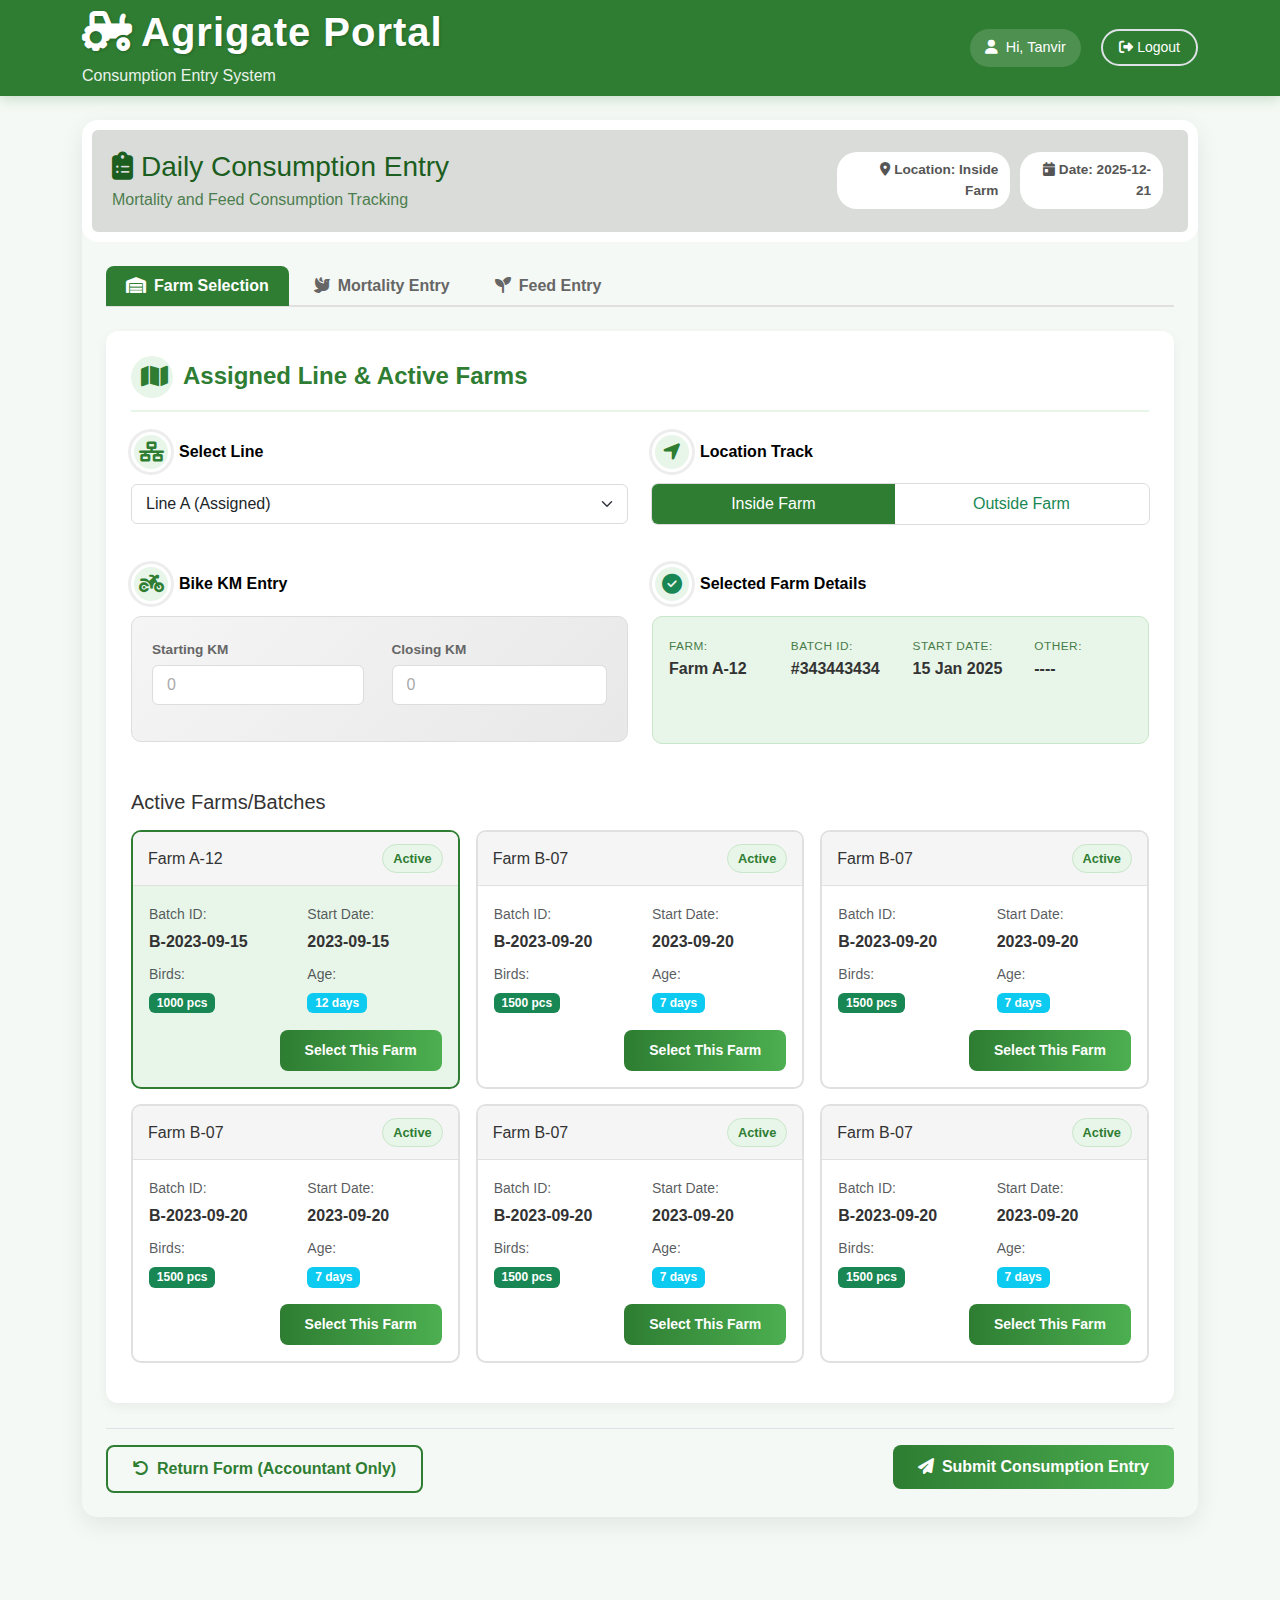
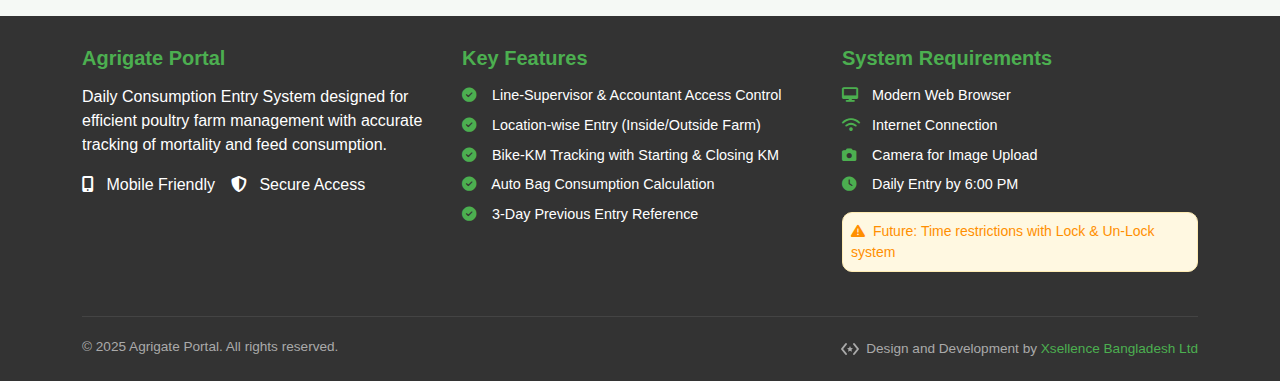
<file: index.html>
<!DOCTYPE html>
<html lang="en">

    <head>
        <meta charset="UTF-8">
        <meta name="viewport" content="width=device-width, initial-scale=1.0">
        <title>Agrigate Portal - Consumption Entry</title>

        <!-- Bootstrap CSS -->
        <link href="https://cdn.jsdelivr.net/npm/bootstrap@5.3.3/dist/css/bootstrap.min.css" rel="stylesheet">
        <!-- Font Awesome -->
        <link rel="stylesheet" href="https://cdnjs.cloudflare.com/ajax/libs/font-awesome/6.4.0/css/all.min.css">
        <link rel="stylesheet" href="/static/src/css/style.css">

    </head>

    <body>

        <!--==============================||  Header Here  ||============================-->
        <header class="portal-header">
            <div class="container">
                <div class="row align-items-center">
                    <div class="col-md-6">
                        <h1 class="portal-title mb-0"><i class="fas fa-tractor me-2"></i>Agrigate Portal</h1>
                        <p class="mb-0 mt-1 mt-md-2 head-subtitle">Consumption Entry System</p>
                    </div>
                    <div class="col-md-6 text-md-end mt-3 mt-md-0">
                        <div class="user-info d-inline-block me-3 fw-medium">
                            <i class="fas fa-user me-1"></i> Hi, <span class="fw-normal">Tanvir</span>
                        </div>
                        <a href="#logout" class="btn btn-sm border logout-btn border-2 text-white fw-medium">
                            <i class="fas fa-sign-out-alt me-1"></i>Logout
                        </a>
                    </div>
                </div>
            </div>
        </header>




        <!--==============================||  Main Content Here  ||============================-->
        <main class="py-4 pb-0 pb-md-4">
            <div class="container">

                <!-- Main Dashboard Card -->
                <div class="main-card">
                    <div class="portal-card-header">
                        <div class="row align-items-center">
                            <div class="col-md-8">
                                <h3 class="mb-0"><i class="fas fa-clipboard-list me-2"></i>Daily Consumption Entry
                                </h3>
                                <p class="mb-0 opacity-75 mt-1">Mortality and Feed Consumption Tracking</p>
                            </div>

                            <div class="col-md-4 text-md-end mt-3 d-flex mt-md-0">
                                <span class="status-badge badge-active">
                                    <i class="fas fa-map-marker-alt me-1"></i>Location: Inside Farm
                                </span>
                                <span class="status-badge badge-active">
                                    <i class="fas fa-calendar-day me-1"></i>Date: 2025-12-21
                                </span>
                            </div>
                        </div>
                    </div>

                    <div class="card-body p-1 p-md-4 mt-3 mt-md-0">
                        <!--=========== Tabs for Navigation ============-->
                        <ul class="nav nav-tabs mb-4" id="portalTabs" role="tablist">
                            <li class="nav-item" role="presentation">
                                <button class="nav-link active" id="farm-tab" data-bs-toggle="tab"
                                    data-bs-target="#farm" type="button" role="tab">
                                    <i class="fas fa-warehouse me-2"></i>Farm Selection
                                </button>
                            </li>
                            <li class="nav-item" role="presentation">
                                <button class="nav-link" id="mortality-tab" data-bs-toggle="tab"
                                    data-bs-target="#mortality" type="button" role="tab">
                                    <i class="fas fa-dove me-2"></i>Mortality Entry
                                </button>
                            </li>
                            <li class="nav-item" role="presentation">
                                <button class="nav-link" id="feed-tab" data-bs-toggle="tab" data-bs-target="#feed"
                                    type="button" role="tab">
                                    <i class="fas fa-seedling me-2"></i>Feed Entry
                                </button>
                            </li>
                        </ul>

                        <!--=======================   Tab Contents Here   ====================-->
                        <div class="tab-content" id="portalTabsContent">


                            <!--=========================  Farm Selection Tab Content  ======================-->
                            <div class="tab-pane fade show active" id="farm" role="tabpanel">
                                <div class="form-section">
                                    <h4 class="section-title">
                                        <i class="fas fa-map"></i>Assigned Line & Active Farms
                                    </h4>


                                    <!--=======  For Message/ alert if need  ======-->
                                    <!-- <div class="alert alert-agri">
                                        <div class="row align-items-center">
                                            <div class="col-md-9">
                                                <h6 class="mb-1"><i class="fas fa-info-circle me-2"></i>Line
                                                    Information</h6>
                                                <p class="mb-0">Showing only assigned Line by default. Select any
                                                    active farm for consumption entry.</p>
                                            </div>
                                            <div class="col-md-3 text-end">
                                                <span class="status-badge badge-success">Line A (Assigned)</span>
                                            </div>
                                        </div>
                                    </div> -->

                                    <div class="row mb-4">
                                        <div class="col-md-6">
                                            <div class="mb-3">
                                                <label for="lineSelect"
                                                    class="form-label required d-flex align-items-center gap-2">
                                                    <div class="icon"> <i class="fas fa-network-wired "></i>
                                                    </div>
                                                    Select Line
                                                </label>
                                                <select class="form-select" id="lineSelect">
                                                    <option value="line_a" selected>Line A (Assigned)</option>
                                                    <option value="line_b">Line B</option>
                                                    <option value="line_c">Line C</option>
                                                    <option value="line_c">Line D</option>
                                                </select>
                                            </div>
                                        </div>


                                        <!--=========== Location Track Inside Outside Button ==========-->
                                        <div class="col-md-6">
                                            <div class="mb-3">
                                                <div class="d-flex">
                                                    <label
                                                        class="form-label d-flex  align-items-center justify-content-center  gap-2">
                                                        <div class="icon d-flex align-center"><i
                                                                class="fas fa-location-arrow"></i>


                                                        </div>
                                                        <span> Location Track</span>
                                                    </label>
                                                </div>
                                                <div class="btn-group inside-outside-btns w-100" role="group">
                                                    <input type="radio" class="btn-check" name="locationType"
                                                        id="insideFarm" autocomplete="off" checked>
                                                    <label class="btn btn-outline-success fw-medium"
                                                        for="insideFarm">Inside
                                                        Farm</label>

                                                    <input type="radio" class="btn-check" name="locationType"
                                                        id="outsideFarm" autocomplete="off">
                                                    <label class="btn btn-outline-success fw-medium"
                                                        for="outsideFarm">Outside
                                                        Farm</label>
                                                </div>
                                                <div class="form-text d-none">Location tracked automatically when logged
                                                    in
                                                </div>
                                            </div>
                                        </div>
                                    </div>

                                    <div class="row  align-items-end pb-5 gap-md-0 gap-4"
                                        style="align-items: stretch !important;">

                                        <!--==========  Bike Entry Here  ==========-->
                                        <div class=" col-md-6">
                                            <div class="">
                                                <div class="d-flex">
                                                    <label
                                                        class="form-label d-flex  align-items-center justify-content-center  gap-2">
                                                        <div class="icon d-flex align-center">
                                                            <i class="fas fa-motorcycle"></i>

                                                        </div>
                                                        <span> Bike KM Entry</span>
                                                    </label>
                                                </div>

                                                <div class="km-input-group">
                                                    <div class="row">
                                                        <div class="col-6 mb-md-3 pe-0 pe-md-3  mb-1">
                                                            <label class="km-label">Starting KM</label>
                                                            <input type="number" class="form-control" placeholder="0"
                                                                min="0">
                                                        </div>
                                                        <div class="col-6 mb-md-3 mb-1">
                                                            <label class="km-label">Closing KM</label>
                                                            <input type="number" class="form-control" placeholder="0"
                                                                min="0">
                                                        </div>
                                                    </div>
                                                    <div class="form-text d-none">Enter bike kilometers for travel
                                                        tracking
                                                    </div>
                                                </div>
                                            </div>
                                        </div>


                                        <!--==========  selected farm details  ==========-->
                                        <div class="col-md-6">
                                            <div
                                                class="form-label d-flex  align-items-center justify-content-start  gap-2">
                                                <div class="icon d-flex align-center">
                                                    <i class="fas fa-circle-check text-success"></i>

                                                </div> Selected Farm Details
                                            </div>

                                            <div class="info-box mt-2">
                                                <div class="row ">
                                                    <div class="col-6 col-md-3 pb-2 pb-md-0">
                                                        <div class="">
                                                            <span class="info-label">Farm:</span>
                                                        </div>
                                                        <div class="">
                                                            <span class="info-value">Farm A-12</span>
                                                        </div>
                                                    </div>

                                                    <div class="col-6 col-md-3 pb-2 pb-md-0">
                                                        <div class="">
                                                            <span class="info-label">Batch ID:</span>
                                                        </div>
                                                        <div class="">
                                                            <span class="info-value">#343443434</span>
                                                        </div>
                                                    </div>

                                                    <div class="col-6 col-md-3 ">
                                                        <div class="">
                                                            <span class="info-label">Start Date:</span>
                                                        </div>
                                                        <div class="">
                                                            <span class="info-value">15 Jan 2025</span>
                                                        </div>
                                                    </div>

                                                    <div class="col-6 col-md-3">
                                                        <div class="">
                                                            <span class="info-label">Other:</span>
                                                        </div>
                                                        <div class="">
                                                            <span class="info-value">----</span>
                                                        </div>
                                                    </div>
                                                </div>

                                            </div>
                                        </div>
                                    </div>


                                    <!--==================  Active Farms Here  ================-->
                                    <h5 class="mb-3">Active Farms/Batches</h5>
                                    <div class="row  px-1">
                                        <!--========== Single Farm Card 1 =========-->
                                        <div class="col-md-4  col-6 px-2">
                                            <!-- active class when add then design change -->
                                            <div class="farm-card active">
                                                <div
                                                    class="farm-card-header d-flex justify-content-between align-items-center">
                                                    <h6 class="mb-0">Farm A-12</h6>
                                                    <span class="farm-status badge-success">Active</span>
                                                </div>
                                                <div class="card-body">
                                                    <div class="row">
                                                        <div class="col-md-6 ">
                                                            <p class="mb-0 mb-md-1"><small class="text-muted">Batch
                                                                    ID:</small></p>
                                                            <p class="mb-2"><strong>B-2023-09-15</strong></p>
                                                        </div>
                                                        <div class="col-md-6">
                                                            <p class="mb-0 mb-md-1"><small class="text-muted">Start
                                                                    Date:</small></p>
                                                            <p class="mb-2"><strong>2023-09-15</strong></p>
                                                        </div>
                                                    </div>
                                                    <div class="row">
                                                        <div class="col-6">
                                                            <p class="mb-0 mb-md-1"><small
                                                                    class="text-muted">Birds:</small>
                                                            </p>
                                                            <p class="mb-0"><span class="badge bg-success">1000
                                                                    pcs</span></p>
                                                        </div>
                                                        <div class="col-6">
                                                            <p class="mb-0 mb-md-1"><small
                                                                    class="text-muted">Age:</small>
                                                            </p>
                                                            <p class="mb-0"><span class="badge bg-info">12
                                                                    days</span></p>
                                                        </div>
                                                    </div>
                                                    <div class="text-end mt-3">
                                                        <button class="btn btn-sm btn-agri">Select This
                                                            Farm</button>
                                                    </div>
                                                </div>
                                            </div>
                                        </div>

                                        <!--========== Single Farm Card 1 =========-->
                                        <div class="col-md-4 col-6 px-2">
                                            <div class="farm-card">
                                                <div
                                                    class="farm-card-header d-flex justify-content-between align-items-center">
                                                    <h6 class="mb-0">Farm B-07</h6>
                                                    <span class="farm-status badge-success">Active</span>
                                                </div>
                                                <div class="card-body">
                                                    <div class="row">
                                                        <div class="col-md-6">
                                                            <p class="mb-0 mb-md-1"><small class="text-muted">Batch
                                                                    ID:</small></p>
                                                            <p class="mb-2"><strong>B-2023-09-20</strong></p>
                                                        </div>
                                                        <div class="col-md-6">
                                                            <p class="mb-0 mb-md-1"><small class="text-muted">Start
                                                                    Date:</small></p>
                                                            <p class="mb-2"><strong>2023-09-20</strong></p>
                                                        </div>
                                                    </div>
                                                    <div class="row">
                                                        <div class="col-6">
                                                            <p class="mb-0 mb-md-1"><small
                                                                    class="text-muted">Birds:</small>
                                                            </p>
                                                            <p class="mb-0"><span class="badge bg-success">1500
                                                                    pcs</span></p>
                                                        </div>
                                                        <div class="col-6">
                                                            <p class="mb-0 mb-md-1"><small
                                                                    class="text-muted">Age:</small>
                                                            </p>
                                                            <p class="mb-0"><span class="badge bg-info">7
                                                                    days</span></p>
                                                        </div>
                                                    </div>
                                                    <div class="text-end mt-3">
                                                        <button class="btn btn-sm btn-agri">Select This
                                                            Farm</button>
                                                    </div>
                                                </div>
                                            </div>
                                        </div>

                                        <!--========== Single Farm Card 1 =========-->
                                        <div class="col-md-4 col-6 px-2">
                                            <div class="farm-card">
                                                <div
                                                    class="farm-card-header d-flex justify-content-between align-items-center">
                                                    <h6 class="mb-0">Farm B-07</h6>
                                                    <span class="farm-status badge-success">Active</span>
                                                </div>
                                                <div class="card-body">
                                                    <div class="row">
                                                        <div class="col-md-6">
                                                            <p class="mb-0 mb-md-1"><small class="text-muted">Batch
                                                                    ID:</small></p>
                                                            <p class="mb-2"><strong>B-2023-09-20</strong></p>
                                                        </div>
                                                        <div class="col-md-6">
                                                            <p class="mb-0 mb-md-1"><small class="text-muted">Start
                                                                    Date:</small></p>
                                                            <p class="mb-2"><strong>2023-09-20</strong></p>
                                                        </div>
                                                    </div>
                                                    <div class="row">
                                                        <div class="col-6">
                                                            <p class="mb-0 mb-md-1"><small
                                                                    class="text-muted">Birds:</small>
                                                            </p>
                                                            <p class="mb-0"><span class="badge bg-success">1500
                                                                    pcs</span></p>
                                                        </div>
                                                        <div class="col-6">
                                                            <p class="mb-0 mb-md-1"><small
                                                                    class="text-muted">Age:</small>
                                                            </p>
                                                            <p class="mb-0"><span class="badge bg-info">7
                                                                    days</span></p>
                                                        </div>
                                                    </div>
                                                    <div class="text-end mt-3">
                                                        <button class="btn btn-sm btn-agri">Select This
                                                            Farm</button>
                                                    </div>
                                                </div>
                                            </div>
                                        </div>

                                        <!--========== Single Farm Card 1 =========-->
                                        <div class="col-md-4 col-6 px-2">
                                            <div class="farm-card">
                                                <div
                                                    class="farm-card-header d-flex justify-content-between align-items-center">
                                                    <h6 class="mb-0">Farm B-07</h6>
                                                    <span class="farm-status badge-success">Active</span>
                                                </div>
                                                <div class="card-body">
                                                    <div class="row">
                                                        <div class="col-md-6">
                                                            <p class="mb-0 mb-md-1"><small class="text-muted">Batch
                                                                    ID:</small></p>
                                                            <p class="mb-2"><strong>B-2023-09-20</strong></p>
                                                        </div>
                                                        <div class="col-md-6">
                                                            <p class="mb-0 mb-md-1"><small class="text-muted">Start
                                                                    Date:</small></p>
                                                            <p class="mb-2"><strong>2023-09-20</strong></p>
                                                        </div>
                                                    </div>
                                                    <div class="row">
                                                        <div class="col-6">
                                                            <p class="mb-0 mb-md-1"><small
                                                                    class="text-muted">Birds:</small>
                                                            </p>
                                                            <p class="mb-0"><span class="badge bg-success">1500
                                                                    pcs</span></p>
                                                        </div>
                                                        <div class="col-6">
                                                            <p class="mb-0 mb-md-1"><small
                                                                    class="text-muted">Age:</small>
                                                            </p>
                                                            <p class="mb-0"><span class="badge bg-info">7
                                                                    days</span></p>
                                                        </div>
                                                    </div>
                                                    <div class="text-end mt-3">
                                                        <button class="btn btn-sm btn-agri">Select This
                                                            Farm</button>
                                                    </div>
                                                </div>
                                            </div>
                                        </div>

                                        <!--========== Single Farm Card 1 =========-->
                                        <div class="col-md-4 col-6 px-2">
                                            <div class="farm-card">
                                                <div
                                                    class="farm-card-header d-flex justify-content-between align-items-center">
                                                    <h6 class="mb-0">Farm B-07</h6>
                                                    <span class="farm-status badge-success">Active</span>
                                                </div>
                                                <div class="card-body">
                                                    <div class="row">
                                                        <div class="col-md-6">
                                                            <p class="mb-0 mb-md-1"><small class="text-muted">Batch
                                                                    ID:</small></p>
                                                            <p class="mb-2"><strong>B-2023-09-20</strong></p>
                                                        </div>
                                                        <div class="col-md-6">
                                                            <p class="mb-0 mb-md-1"><small class="text-muted">Start
                                                                    Date:</small></p>
                                                            <p class="mb-2"><strong>2023-09-20</strong></p>
                                                        </div>
                                                    </div>
                                                    <div class="row">
                                                        <div class="col-6">
                                                            <p class="mb-0 mb-md-1"><small
                                                                    class="text-muted">Birds:</small>
                                                            </p>
                                                            <p class="mb-0"><span class="badge bg-success">1500
                                                                    pcs</span></p>
                                                        </div>
                                                        <div class="col-6">
                                                            <p class="mb-0 mb-md-1"><small
                                                                    class="text-muted">Age:</small>
                                                            </p>
                                                            <p class="mb-0"><span class="badge bg-info">7
                                                                    days</span></p>
                                                        </div>
                                                    </div>
                                                    <div class="text-end mt-3">
                                                        <button class="btn btn-sm btn-agri">Select This
                                                            Farm</button>
                                                    </div>
                                                </div>
                                            </div>
                                        </div>

                                        <!--========== Single Farm Card 1 =========-->
                                        <div class="col-md-4 col-6 px-2">
                                            <div class="farm-card">
                                                <div
                                                    class="farm-card-header d-flex justify-content-between align-items-center">
                                                    <h6 class="mb-0">Farm B-07</h6>
                                                    <span class="farm-status badge-success">Active</span>
                                                </div>
                                                <div class="card-body">
                                                    <div class="row">
                                                        <div class="col-md-6">
                                                            <p class="mb-0 mb-md-1"><small class="text-muted">Batch
                                                                    ID:</small></p>
                                                            <p class="mb-2"><strong>B-2023-09-20</strong></p>
                                                        </div>
                                                        <div class="col-md-6">
                                                            <p class="mb-0 mb-md-1"><small class="text-muted">Start
                                                                    Date:</small></p>
                                                            <p class="mb-2"><strong>2023-09-20</strong></p>
                                                        </div>
                                                    </div>
                                                    <div class="row">
                                                        <div class="col-6">
                                                            <p class="mb-0 mb-md-1"><small
                                                                    class="text-muted">Birds:</small>
                                                            </p>
                                                            <p class="mb-0"><span class="badge bg-success">1500
                                                                    pcs</span></p>
                                                        </div>
                                                        <div class="col-6">
                                                            <p class="mb-0 mb-md-1"><small
                                                                    class="text-muted">Age:</small>
                                                            </p>
                                                            <p class="mb-0"><span class="badge bg-info">7
                                                                    days</span></p>
                                                        </div>
                                                    </div>
                                                    <div class="text-end mt-3">
                                                        <button class="btn btn-sm btn-agri">Select This
                                                            Farm</button>
                                                    </div>
                                                </div>
                                            </div>
                                        </div>

                                    </div>
                                </div>
                            </div>





                            <!--============================  Mortality Entry  Tab Content  ===========================-->
                            <div class="tab-pane fade" id="mortality" role="tabpanel">
                                <div class="form-section">
                                    <h4 class="section-title">
                                        <i class="fas fa-dove"></i>Mortality Day-Consumption Entry
                                    </h4>

                                    <h5 class="mb-3 text-success">Current Stock Information</h5>

                                    <!--=======  Current Info Carts Here  =======-->
                                    <div class="row mb-4 current-info">
                                        <div class="col-md-3 col-6 px-2">
                                            <div class="info-box">
                                                <div class="info-label">Received Birds</div>
                                                <div class="info-value">1000 pcs</div>
                                            </div>
                                        </div>
                                        <div class="col-md-3 col-6 px-2">
                                            <div class="info-box">
                                                <div class="info-label">Birds Age</div>
                                                <div class="info-value">12 days</div>
                                            </div>
                                        </div>
                                        <div class="col-md-3 col-6 px-2 ">
                                            <div class="info-box">
                                                <div class="info-label">Mortality Stock</div>
                                                <div class="info-value">5 pcs</div>
                                            </div>
                                        </div>
                                        <div class="col-md-3 col-6  px-2">
                                            <div class="info-box">
                                                <div class="info-label">Current Stock</div>
                                                <div class="info-value">995 pcs</div>
                                            </div>
                                        </div>
                                    </div>

                                    <h5 class="mb-2 text-success">Mortality Entry (Input)</h5>
                                    <!--=========  input entry here ========= -->
                                    <div class="row">
                                        <div class="col-md-6">
                                            <div class="mb-3">
                                                <label for="mortalityEntry" class="form-label required">Mortality
                                                    Entry (pcs)</label>
                                                <input type="number" class="form-control" id="mortalityEntry" min="0"
                                                    max="50" value="0">
                                                <div class="form-text">Enter today's mortality count</div>
                                            </div>
                                            <div class="mb-3">
                                                <label for="mortalityReason" class="form-label required">Reason</label>
                                                <select class="form-select" id="mortalityReason">
                                                    <option value="" selected disabled>-- Select Reason --</option>
                                                    <option value="natural">Natural Death</option>
                                                    <option value="disease">Disease</option>
                                                    <option value="accident">Accident</option>
                                                    <option value="predator">Predator Attack</option>
                                                    <option value="other">Other</option>
                                                </select>
                                            </div>
                                        </div>

                                        <!-- image file here -->
                                        <div class="col-md-6">
                                            <div class="mb-3">
                                                <label class="form-label">Image Attachments</label>

                                                <!-- Hidden file input -->
                                                <input type="file" id="imageUpload" class="d-none"
                                                    accept="image/jpeg,image/jpg">

                                                <!-- Clickable upload area -->
                                                <label for="imageUpload" class="image-preview text-center w-100"
                                                    style="display: flex;flex-direction: column;">
                                                    <div class="upload-icon">
                                                        <i class="fas fa-cloud-upload-alt"></i>
                                                    </div>
                                                    <p class="mb-1 fw-medium">Click to upload image</p>
                                                    <div class="text-muted">JPG format, max 5MB</div>
                                                </label>
                                            </div>

                                        </div>
                                    </div>



                                    <h6 class="mt-4 mb-3 text-muted">Previous 3 Days Entries (Read Only)</h6>
                                    <!--==========  Previous 3 Days Tables  ========-->
                                    <div class="table-responsive">
                                        <table class="table data-table">
                                            <thead>
                                                <tr>
                                                    <th>Date</th>
                                                    <th>Mortality Count</th>
                                                    <th>Reason</th>
                                                    <th>Entry By</th>
                                                    <th>Images</th>
                                                </tr>
                                            </thead>
                                            <tbody>
                                                <tr>
                                                    <td>2023-10-04</td>
                                                    <td>3 pcs</td>
                                                    <td>Natural Death</td>
                                                    <td>John Doe</td>
                                                    <td><i class="fas fa-image text-muted"></i></td>
                                                </tr>
                                                <tr>
                                                    <td>2023-10-03</td>
                                                    <td>4 pcs</td>
                                                    <td>Disease</td>
                                                    <td>John Doe</td>
                                                    <td><i class="fas fa-image text-success"></i></td>
                                                </tr>
                                                <tr>
                                                    <td>2023-10-02</td>
                                                    <td>2 pcs</td>
                                                    <td>Accident </td>
                                                    <td>John Doe</td>
                                                    <td><i class="fas fa-image text-success"></i></td>
                                                </tr>
                                            </tbody>
                                        </table>
                                    </div>
                                </div>
                            </div>





                            <!--============================  Feed Entry Tab  ============================-->
                            <div class="tab-pane fade" id="feed" role="tabpanel">
                                <div class="form-section">
                                    <h4 class="section-title">
                                        <i class="fas fa-seedling"></i>Feed Day-Consumption Entry
                                    </h4>

                                    <div class="row mb-4 feed-cards">
                                        <div class="col-md-4">
                                            <!--======= Received Stock ========-->
                                            <div class="info-box">
                                                <div class="info-label">Received Stock</div>
                                                <div class="info-value mt-3 row">
                                                    <div class="col-4">
                                                        <div class="title">Starter</div>
                                                        <div class=" val">300 <span>kg</span></div>
                                                    </div>
                                                    <div class="col-4">
                                                        <div class="title">Grower:</div>
                                                        <div class="val">300 kg</div>
                                                    </div>
                                                    <div class="col-4">
                                                        <div class="title">Finisher:</div>
                                                        <span class="val">400 kg</span>
                                                    </div>
                                                </div>
                                            </div>
                                        </div>
                                        <div class="col-md-4">
                                            <div class="info-box">
                                                <div class="info-label">Consumption Stock</div>
                                                <div class="info-value mt-3 row">
                                                    <div class="col-4">
                                                        <div class="title">Starter</div>
                                                        <div class=" val">300 <span>kg</span></div>
                                                    </div>
                                                    <div class="col-4">
                                                        <div class="title">Grower:</div>
                                                        <div class="val">300 kg</div>
                                                    </div>
                                                    <div class="col-4">
                                                        <div class="title">Finisher:</div>
                                                        <span class="val">400 kg</span>
                                                    </div>
                                                </div>
                                            </div>
                                        </div>
                                        <div class="col-md-4">
                                            <div class="info-box">
                                                <div class="info-label">Current Stock</div>
                                                <div class="info-value mt-3 row">
                                                    <div class="col-4">
                                                        <div class="title">Starter</div>
                                                        <div class=" val">300 <span>kg</span></div>
                                                    </div>
                                                    <div class="col-4">
                                                        <div class="title">Grower:</div>
                                                        <div class="val">300 kg</div>
                                                    </div>
                                                    <div class="col-4">
                                                        <div class="title">Finisher:</div>
                                                        <span class="val">400 kg</span>
                                                    </div>
                                                </div>
                                            </div>
                                        </div>
                                    </div>

                                    <h5 class="mb-2 text-success">Feed Entry (Input)</h5>
                                    <p class="text-muted mb-4">Showing stock item-wise: 1. Starter, 2. Grower, 3.
                                        Finisher</p>

                                    <!--======== Starter Feed ========-->
                                    <div class="feed-item">
                                        <div class="row align-items-center">
                                            <div class="col-md-3">
                                                <h6 class="mb-0"><span class="feed-number">1</span>Starter Feed</h6>
                                            </div>
                                            <div class="col-md-3">
                                                <div class="info-box py-2">
                                                    <div class="row">
                                                        <div class="col-6 info-label">Current Stock:</div>
                                                        <div class="col-6 info-value">200 kg</div>
                                                    </div>
                                                </div>
                                            </div>
                                            <div class="col-md-3">
                                                <div class="mb-0">
                                                    <label class="form-label">Auto Suggested Qty</label>
                                                    <div class="input-group">
                                                        <input type="text" class="form-control" value="60 kg" readonly>
                                                        <span class="input-group-text bg-light">kg</span>
                                                    </div>
                                                </div>
                                            </div>
                                            <div class="col-md-3">
                                                <div class="mb-0">
                                                    <label for="starterEntry" class="form-label required">Actual
                                                        Entry</label>
                                                    <div class="input-group">
                                                        <input type="number" class="form-control" id="starterEntry"
                                                            min="0" max="200" value="60">
                                                        <span class="input-group-text bg-light">kg</span>
                                                    </div>
                                                </div>
                                            </div>
                                        </div>
                                    </div>

                                    <!--========= Grower Feed =========-->
                                    <div class="feed-item">
                                        <div class="row align-items-center">
                                            <div class="col-md-3">
                                                <h6 class="mb-0"><span class="feed-number">2</span>Grower Feed</h6>
                                                <small class="text-muted">Standard: 1.5kg per chick</small>
                                            </div>
                                            <div class="col-md-3">
                                                <div class="info-box py-2">
                                                    <div class="row">
                                                        <div class="col-6 info-label">Current Stock:</div>
                                                        <div class="col-6 info-value">250 kg</div>
                                                    </div>
                                                </div>
                                            </div>
                                            <div class="col-md-3">
                                                <div class="mb-0">
                                                    <label class="form-label">Auto Suggested Qty</label>
                                                    <div class="input-group">
                                                        <input type="text" class="form-control" value="150 kg" readonly>
                                                        <span class="input-group-text bg-light">kg</span>
                                                    </div>
                                                </div>
                                            </div>
                                            <div class="col-md-3">
                                                <div class="mb-0">
                                                    <label for="growerEntry" class="form-label required">Actual
                                                        Entry</label>
                                                    <div class="input-group">
                                                        <input type="number" class="form-control" id="growerEntry"
                                                            min="0" max="250" value="150">
                                                        <span class="input-group-text bg-light">kg</span>
                                                    </div>
                                                </div>
                                            </div>
                                        </div>
                                    </div>

                                    <!--======= Finisher Feed ==========-->
                                    <div class="feed-item">
                                        <div class="row align-items-center">
                                            <div class="col-md-3">
                                                <h6 class="mb-0"><span class="feed-number">3</span>Finisher Feed
                                                </h6>
                                                <small class="text-muted">Standard: 1.1kg per chick</small>
                                            </div>
                                            <div class="col-md-3">
                                                <div class="info-box py-2">
                                                    <div class="row">
                                                        <div class="col-6 info-label">Current Stock:</div>
                                                        <div class="col-6 info-value">310 kg</div>
                                                    </div>
                                                </div>
                                            </div>
                                            <div class="col-md-3">
                                                <div class="mb-0">
                                                    <label class="form-label">Auto Suggested Qty</label>
                                                    <div class="input-group">
                                                        <input type="text" class="form-control" value="110 kg" readonly>
                                                        <span class="input-group-text bg-light">kg</span>
                                                    </div>
                                                </div>
                                            </div>
                                            <div class="col-md-3">
                                                <div class="mb-0">
                                                    <label for="finisherEntry" class="form-label required">Actual
                                                        Entry</label>
                                                    <div class="input-group">
                                                        <input type="number" class="form-control" id="finisherEntry"
                                                            min="0" max="310" value="110">
                                                        <span class="input-group-text bg-light">kg</span>
                                                    </div>
                                                </div>
                                            </div>
                                        </div>
                                    </div>


                                    <!-- Note Section -->
                                    <div class="mt-4 p-3 border rounded">
                                        <h6><i class="fas fa-sticky-note me-2 text-warning"></i>Important Notes</h6>
                                        <ul class="mb-0">
                                            <li>Bag Consumption: auto from feed calculation (50kg = 1 bag
                                                consumption)</li>
                                            <li>In future, can add time restrictions (Lock & Un-Lock system)</li>
                                            <li>Return Form: If there are any mistakes by only the Accountant</li>
                                            <li>Entry corrections available for max 3 previous days only</li>
                                        </ul>
                                    </div>
                                </div>
                            </div>
                        </div>

                        <!--=============  Submit and Return Button ==========-->
                        <div class="d-flex justify-content-between mt-4 gap-2 pt-3 px-2 px-md-0 border-top">
                            <!-- Return Button -->
                            <div>
                                <button type="button" class="btn btn-outline-agri">
                                    <i class="fas fa-undo me-2"></i>Return Form (Accountant Only)
                                </button>
                            </div>

                            <!-- Submit Button -->
                            <div>
                                <button type="button" class="btn btn-agri">
                                    <i class="fas fa-paper-plane me-2"></i>Submit Consumption Entry
                                </button>
                            </div>
                        </div>
                    </div>
                </div>
            </div>
        </main>



        <!--==============================||  Footer Here  ||============================-->
        <footer class="portal-footer">
            <div class="container">
                <div class="row">
                    <div class="col-lg-4 mb-4">
                        <h5 class="footer-title">Agrigate Portal</h5>
                        <p class="mb-3">Daily Consumption Entry System designed for efficient poultry farm management
                            with accurate tracking of mortality and feed consumption.</p>
                        <div class="d-flex">
                            <div class="me-3">
                                <i class="fas fa-mobile-alt"></i>
                                <span class="ms-2">Mobile Friendly</span>
                            </div>
                            <div>
                                <i class="fas fa-shield-alt"></i>
                                <span class="ms-2">Secure Access</span>
                            </div>
                        </div>
                    </div>
                    <div class="col-lg-4 mb-4">
                        <h5 class="footer-title">Key Features</h5>
                        <div class="footer-feature">
                            <i class="fas fa-check-circle"></i>
                            Line-Supervisor & Accountant Access Control
                        </div>
                        <div class="footer-feature">
                            <i class="fas fa-check-circle"></i>
                            Location-wise Entry (Inside/Outside Farm)
                        </div>
                        <div class="footer-feature">
                            <i class="fas fa-check-circle"></i>
                            Bike-KM Tracking with Starting & Closing KM
                        </div>
                        <div class="footer-feature">
                            <i class="fas fa-check-circle"></i>
                            Auto Bag Consumption Calculation
                        </div>
                        <div class="footer-feature">
                            <i class="fas fa-check-circle"></i>
                            3-Day Previous Entry Reference
                        </div>
                    </div>
                    <div class="col-lg-4 mb-4">
                        <h5 class="footer-title">System Requirements</h5>
                        <div class="footer-feature">
                            <i class="fas fa-desktop"></i>
                            Modern Web Browser
                        </div>
                        <div class="footer-feature">
                            <i class="fas fa-wifi"></i>
                            Internet Connection
                        </div>
                        <div class="footer-feature">
                            <i class="fas fa-camera"></i>
                            Camera for Image Upload
                        </div>
                        <div class="footer-feature">
                            <i class="fas fa-clock"></i>
                            Daily Entry by 6:00 PM
                        </div>
                        <div class="mt-3">
                            <div class="alert alert-warning p-2 small mb-0">
                                <i class="fas fa-exclamation-triangle me-1"></i>
                                Future: Time restrictions with Lock & Un-Lock system
                            </div>
                        </div>
                    </div>
                </div>

                <div class="copyright">
                    <div class="row">
                        <div class="col-md-6 text-md-start">
                            <p class="mb-0">&copy; 2025 Agrigate Portal. All rights reserved.</p>
                        </div>
                        <div class="col-md-6 text-md-end">
                            <p class="mb-0"><svg width="24" height="24" viewBox="0 0 24 24" fill="none"
                                    xmlns="http://www.w3.org/2000/svg">
                                    <!-- Code Brackets -->
                                    <path d="M8 7L4 12L8 17" stroke="currentColor" stroke-width="2"
                                        stroke-linecap="round" stroke-linejoin="round" />
                                    <path d="M16 7L20 12L16 17" stroke="currentColor" stroke-width="2"
                                        stroke-linecap="round" stroke-linejoin="round" />

                                    <!-- Star / Excellence -->
                                    <path
                                        d="M12 9L12.9 10.9L15 11.2L13.5 12.6L13.9 14.8L12 13.7L10.1 14.8L10.5 12.6L9 11.2L11.1 10.9L12 9Z"
                                        fill="currentColor" />
                                </svg>
                                Design and Development by <a class="design-dev fw-normal" target="_blank"
                                    href="https://www.xsellencebdltd.com/">Xsellence Bangladesh Ltd</a></p>
                        </div>
                    </div>
                </div>
            </div>
        </footer>

        <!-- Bootstrap JS Bundle (for tabs functionality) -->
        <script src="https://cdn.jsdelivr.net/npm/bootstrap@5.3.3/dist/js/bootstrap.bundle.min.js"></script>
    </body>

</html>
</file>
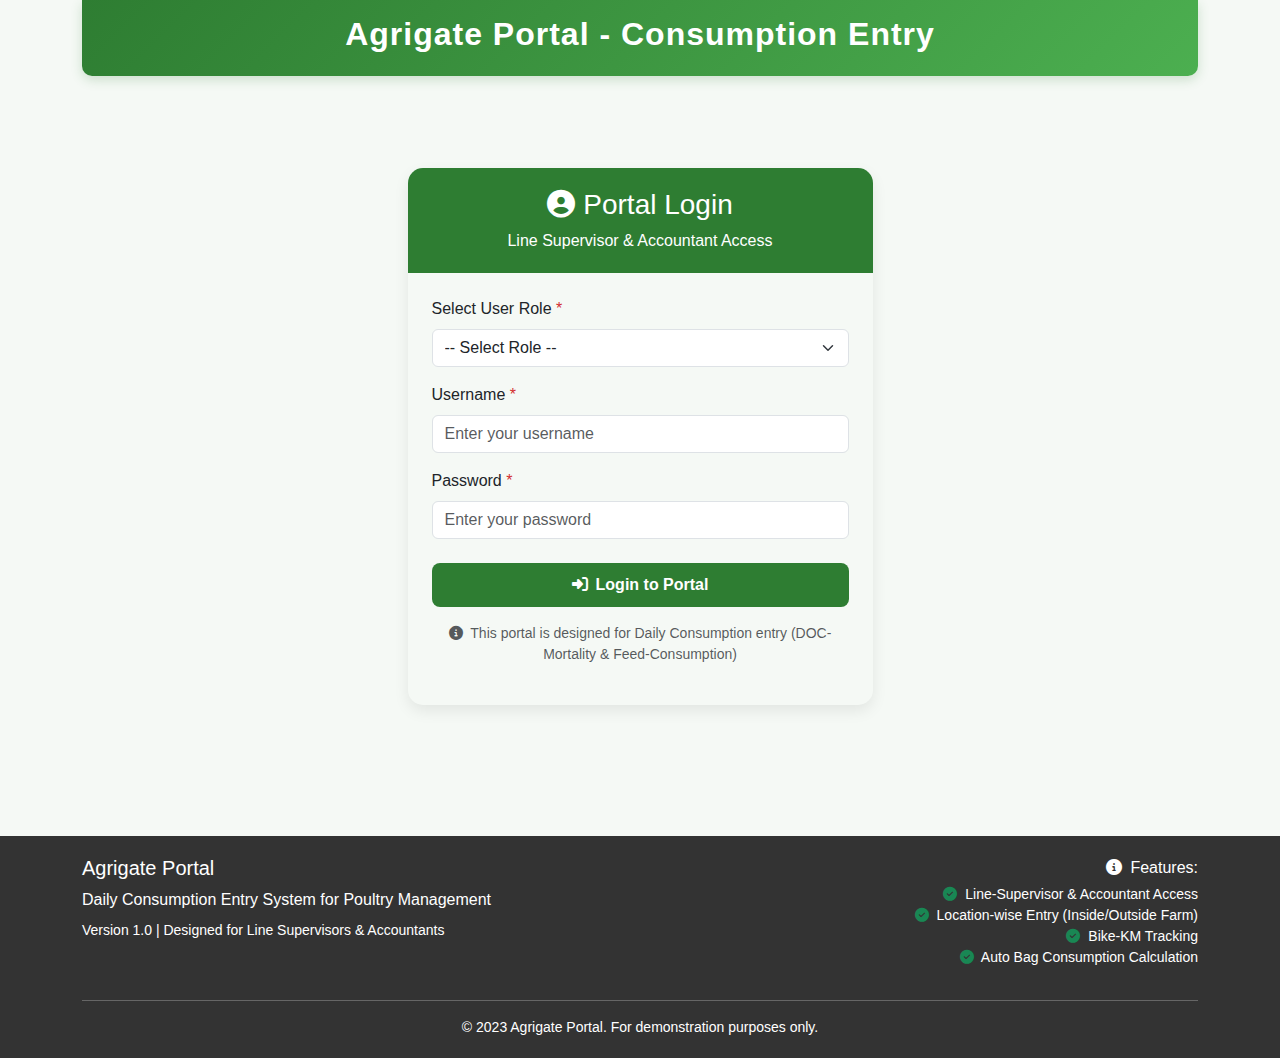
<file: demo1.html>
<!DOCTYPE html>
<html lang="en">

    <head>
        <meta charset="UTF-8">
        <meta name="viewport" content="width=device-width, initial-scale=1.0">
        <title>Agrigate Portal - Consumption Entry</title>

        <!-- Bootstrap CSS (Latest) -->
        <link href="https://cdn.jsdelivr.net/npm/bootstrap@5.3.3/dist/css/bootstrap.min.css" rel="stylesheet">

        <!-- Font Awesome for icons -->
        <link rel="stylesheet" href="https://cdnjs.cloudflare.com/ajax/libs/font-awesome/6.4.0/css/all.min.css">

        <style>
            :root {
                --primary-color: #2e7d32;
                --secondary-color: #4caf50;
                --light-green: #e8f5e9;
                --dark-green: #1b5e20;
            }

            body {
                font-family: 'Segoe UI', Tahoma, Geneva, Verdana, sans-serif;
                background-color: #f5f9f5;
            }

            .header-wrapper {
                background: linear-gradient(135deg, var(--primary-color), var(--secondary-color));
                color: white;
                padding: 15px 0;
                border-radius: 0 0 10px 10px;
                box-shadow: 0 4px 12px rgba(46, 125, 50, 0.2);
            }

            .title {
                font-weight: 700;
                letter-spacing: 1px;
            }

            .login-card,
            .main-card {
                border-radius: 15px;
                box-shadow: 0 6px 15px rgba(0, 0, 0, 0.08);
                border: none;
                overflow: hidden;
            }

            .login-header {
                background-color: var(--primary-color);
                color: white;
                padding: 20px;
                text-align: center;
            }

            .main-header {
                background-color: var(--primary-color);
                color: white;
                padding: 15px 20px;
                display: flex;
                justify-content: space-between;
                align-items: center;
            }

            .farm-card {
                border-left: 5px solid var(--primary-color);
                transition: all 0.3s;
                cursor: pointer;
            }

            .farm-card:hover {
                transform: translateY(-5px);
                box-shadow: 0 8px 15px rgba(0, 0, 0, 0.1);
            }

            .btn-agri {
                background-color: var(--primary-color);
                color: white;
                padding: 10px 25px;
                border-radius: 8px;
                font-weight: 600;
                border: none;
            }

            .btn-agri:hover {
                background-color: var(--dark-green);
                color: white;
            }

            .form-section {
                background-color: white;
                border-radius: 10px;
                padding: 25px;
                margin-bottom: 25px;
                box-shadow: 0 4px 8px rgba(0, 0, 0, 0.05);
            }

            .section-title {
                color: var(--primary-color);
                border-bottom: 2px solid var(--light-green);
                padding-bottom: 10px;
                margin-bottom: 20px;
                font-weight: 600;
            }

            .info-box {
                background-color: var(--light-green);
                border-radius: 8px;
                padding: 15px;
                margin-bottom: 15px;
            }

            .info-label {
                font-weight: 600;
                color: var(--dark-green);
            }

            .info-value {
                font-weight: 500;
                color: #333;
            }

            .feed-item {
                border: 1px solid #e0e0e0;
                border-radius: 8px;
                padding: 15px;
                margin-bottom: 15px;
                background-color: #fafafa;
            }

            .active-farm {
                background-color: var(--light-green) !important;
                border-color: var(--primary-color) !important;
            }

            .image-preview {
                border: 2px dashed #ccc;
                border-radius: 8px;
                min-height: 120px;
                display: flex;
                align-items: center;
                justify-content: center;
                cursor: pointer;
                background-color: #f9f9f9;
            }

            .image-preview:hover {
                border-color: var(--primary-color);
                background-color: #f0f0f0;
            }

            .status-badge {
                padding: 5px 10px;
                border-radius: 20px;
                font-size: 0.8rem;
                font-weight: 600;
            }

            .status-active {
                background-color: #e8f5e9;
                color: var(--primary-color);
            }

            .status-inactive {
                background-color: #ffebee;
                color: #c62828;
            }

            .km-input-group {
                background-color: #f5f5f5;
                padding: 15px;
                border-radius: 8px;
            }

            footer {
                background-color: #333;
                color: white;
                padding: 20px 0;
                margin-top: 40px;
            }

            .required::after {
                content: " *";
                color: #d32f2f;
            }

            .login-container {
                min-height: 80vh;
                display: flex;
                align-items: center;
                justify-content: center;
            }

            .nav-tabs .nav-link.active {
                background-color: var(--primary-color);
                color: white;
                border-color: var(--primary-color);
            }

            .nav-tabs .nav-link {
                color: var(--primary-color);
            }

            @media (max-width: 768px) {
                .main-header {
                    flex-direction: column;
                    align-items: flex-start;
                }

                .header-actions {
                    margin-top: 10px;
                    width: 100%;
                }
            }
        </style>
    </head>

    <body class="d-flex flex-column min-vh-100">

        <!-- Login Screen (Initial View) -->
        <div id="loginScreen">
            <header>
                <div class="container">
                    <div class="header-wrapper">
                        <h1 class="text-center title fs-2">Agrigate Portal - Consumption Entry</h1>
                    </div>
                </div>
            </header>

            <main>
                <div class="container login-container">
                    <div class="col-md-6 col-lg-5">
                        <div class="login-card">
                            <div class="login-header">
                                <h3 class="mb-0"><i class="fas fa-user-circle me-2"></i>Portal Login</h3>
                                <p class="mb-0 mt-2">Line Supervisor & Accountant Access</p>
                            </div>
                            <div class="card-body p-4">
                                <div class="mb-3">
                                    <label for="userRole" class="form-label required">Select User Role</label>
                                    <select class="form-select" id="userRole">
                                        <option value="">-- Select Role --</option>
                                        <option value="line_supervisor">Line Supervisor</option>
                                        <option value="accountant">Accountant</option>
                                    </select>
                                </div>

                                <div class="mb-3">
                                    <label for="username" class="form-label required">Username</label>
                                    <input type="text" class="form-control" id="username"
                                        placeholder="Enter your username">
                                </div>

                                <div class="mb-4">
                                    <label for="password" class="form-label required">Password</label>
                                    <input type="password" class="form-control" id="password"
                                        placeholder="Enter your password">
                                </div>

                                <div class="d-grid">
                                    <button class="btn btn-agri" id="loginBtn">
                                        <i class="fas fa-sign-in-alt me-2"></i>Login to Portal
                                    </button>
                                </div>

                                <div class="mt-3 text-center">
                                    <p class="text-muted small">
                                        <i class="fas fa-info-circle me-1"></i>
                                        This portal is designed for Daily Consumption entry (DOC-Mortality &
                                        Feed-Consumption)
                                    </p>
                                </div>
                            </div>
                        </div>
                    </div>
                </div>
            </main>
        </div>

        <!-- Main Portal (Hidden Initially) -->
        <div id="mainPortal" style="display: none;">
            <header>
                <div class="container">
                    <div class="header-wrapper">
                        <div class="d-flex justify-content-between align-items-center">
                            <h1 class="title fs-2">Agrigate Portal</h1>
                            <div class="d-flex align-items-center">
                                <span class="me-3" id="userInfo">Logged in as: <strong>John Doe (Line
                                        Supervisor)</strong></span>
                                <button class="btn btn-sm btn-light" id="logoutBtn">
                                    <i class="fas fa-sign-out-alt me-1"></i>Logout
                                </button>
                            </div>
                        </div>
                    </div>
                </div>
            </header>

            <main class="flex-grow-1 py-4">
                <div class="container">
                    <div class="main-card mb-4">
                        <div class="main-header">
                            <h3 class="mb-0"><i class="fas fa-tachometer-alt me-2"></i>Daily Consumption Entry Portal
                            </h3>
                            <div class="header-actions">
                                <span class="status-badge status-active me-3">
                                    <i class="fas fa-map-marker-alt me-1"></i>Location: <span
                                        id="currentLocation">Inside Farm</span>
                                </span>
                                <span class="status-badge status-active">
                                    <i class="fas fa-calendar-day me-1"></i>Date: <span
                                        id="currentDate">2023-10-05</span>
                                </span>
                            </div>
                        </div>

                        <div class="card-body p-4">
                            <!-- Line Selection Section -->
                            <div class="form-section">
                                <h4 class="section-title"><i class="fas fa-map me-2"></i>Assigned Line & Farm Selection
                                </h4>
                                <div class="row">
                                    <div class="col-md-6">
                                        <div class="mb-3">
                                            <label class="form-label required">Select Line</label>
                                            <select class="form-select" id="lineSelect">
                                                <option value="line_a">Line A (Assigned)</option>
                                                <option value="line_b">Line B</option>
                                                <option value="line_c">Line C</option>
                                            </select>
                                            <div class="form-text">Showing only assigned line by default</div>
                                        </div>
                                    </div>
                                    <div class="col-md-6">
                                        <label class="form-label">Active Farms/Batches</label>
                                        <div class="row" id="farmList">
                                            <!-- Farms will be loaded here dynamically -->
                                        </div>
                                    </div>
                                </div>
                            </div>

                            <!-- Selected Farm Details -->
                            <div class="form-section" id="farmDetailsSection" style="display: none;">
                                <h4 class="section-title"><i class="fas fa-warehouse me-2"></i>Selected Farm Details
                                </h4>
                                <div class="row">
                                    <div class="col-md-6">
                                        <div class="info-box">
                                            <div class="row">
                                                <div class="col-6 info-label">Farm Name:</div>
                                                <div class="col-6 info-value" id="selectedFarmName">Farm A-12</div>
                                            </div>
                                            <div class="row mt-2">
                                                <div class="col-6 info-label">Batch ID:</div>
                                                <div class="col-6 info-value" id="selectedBatchId">B-2023-09-15</div>
                                            </div>
                                            <div class="row mt-2">
                                                <div class="col-6 info-label">Start Date:</div>
                                                <div class="col-6 info-value" id="selectedStartDate">2023-09-15</div>
                                            </div>
                                        </div>
                                    </div>
                                    <div class="col-md-6">
                                        <div class="info-box">
                                            <div class="row">
                                                <div class="col-6 info-label">Location Entry:</div>
                                                <div class="col-6">
                                                    <div class="btn-group w-100" role="group">
                                                        <input type="radio" class="btn-check" name="locationType"
                                                            id="insideFarm" autocomplete="off" checked>
                                                        <label class="btn btn-outline-success" for="insideFarm">Inside
                                                            Farm</label>

                                                        <input type="radio" class="btn-check" name="locationType"
                                                            id="outsideFarm" autocomplete="off">
                                                        <label class="btn btn-outline-success" for="outsideFarm">Outside
                                                            Farm</label>
                                                    </div>
                                                </div>
                                            </div>
                                            <div class="row mt-3">
                                                <div class="col-6 info-label">Bike KM Entry:</div>
                                                <div class="col-6">
                                                    <div class="km-input-group">
                                                        <div class="row g-2">
                                                            <div class="col-6">
                                                                <label class="form-label small">Starting KM</label>
                                                                <input type="number"
                                                                    class="form-control form-control-sm" id="startKm"
                                                                    placeholder="0">
                                                            </div>
                                                            <div class="col-6">
                                                                <label class="form-label small">Closing KM</label>
                                                                <input type="number"
                                                                    class="form-control form-control-sm" id="closeKm"
                                                                    placeholder="0">
                                                            </div>
                                                        </div>
                                                    </div>
                                                </div>
                                            </div>
                                        </div>
                                    </div>
                                </div>
                            </div>

                            <!-- Mortality Consumption Entry -->
                            <div class="form-section" id="mortalitySection" style="display: none;">
                                <h4 class="section-title"><i class="fas fa-dove me-2"></i>Mortality Day-Consumption
                                    Entry</h4>

                                <div class="row mb-4">
                                    <div class="col-md-3">
                                        <div class="info-box">
                                            <div class="info-label">Received Birds</div>
                                            <div class="info-value fs-5" id="receivedBirds">1000 pcs</div>
                                        </div>
                                    </div>
                                    <div class="col-md-3">
                                        <div class="info-box">
                                            <div class="info-label">Birds Age</div>
                                            <div class="info-value fs-5" id="birdsAge">12 days</div>
                                        </div>
                                    </div>
                                    <div class="col-md-3">
                                        <div class="info-box">
                                            <div class="info-label">Mortality Stock</div>
                                            <div class="info-value fs-5" id="mortalityStock">5 pcs</div>
                                        </div>
                                    </div>
                                    <div class="col-md-3">
                                        <div class="info-box">
                                            <div class="info-label">Current Stock</div>
                                            <div class="info-value fs-5" id="currentStock">995 pcs</div>
                                        </div>
                                    </div>
                                </div>

                                <h5 class="mb-3 text-success"><i class="fas fa-edit me-2"></i>Mortality Entry</h5>
                                <div class="row">
                                    <div class="col-md-4">
                                        <div class="mb-3">
                                            <label for="mortalityEntry" class="form-label required">Mortality Entry
                                                (pcs)</label>
                                            <input type="number" class="form-control" id="mortalityEntry" min="0"
                                                max="50" value="0">
                                            <div class="form-text">Enter today's mortality count</div>
                                        </div>
                                    </div>
                                    <div class="col-md-4">
                                        <div class="mb-3">
                                            <label for="mortalityReason" class="form-label required">Reason</label>
                                            <select class="form-select" id="mortalityReason">
                                                <option value="">-- Select Reason --</option>
                                                <option value="natural">Natural Death</option>
                                                <option value="disease">Disease</option>
                                                <option value="accident">Accident</option>
                                                <option value="predator">Predator Attack</option>
                                                <option value="other">Other</option>
                                            </select>
                                        </div>
                                    </div>
                                    <div class="col-md-4">
                                        <div class="mb-3">
                                            <label class="form-label">Image Attachments (JPG)</label>
                                            <div class="image-preview" id="imagePreview" data-bs-toggle="modal"
                                                data-bs-target="#imageModal">
                                                <div class="text-center">
                                                    <i class="fas fa-cloud-upload-alt fa-2x text-muted mb-2"></i>
                                                    <p class="text-muted mb-0">Click to upload image</p>
                                                    <small class="text-muted">Max size: 5MB</small>
                                                </div>
                                            </div>
                                        </div>
                                    </div>
                                </div>

                                <!-- Previous entries (max 3 days) -->
                                <div class="mt-4">
                                    <h6 class="text-muted"><i class="fas fa-history me-1"></i>Previous 3 Days Entries
                                        (Read Only)</h6>
                                    <div class="table-responsive">
                                        <table class="table table-sm table-bordered">
                                            <thead class="table-light">
                                                <tr>
                                                    <th>Date</th>
                                                    <th>Mortality Count</th>
                                                    <th>Reason</th>
                                                    <th>Entry By</th>
                                                </tr>
                                            </thead>
                                            <tbody>
                                                <tr>
                                                    <td>2023-10-04</td>
                                                    <td>3 pcs</td>
                                                    <td>Natural Death</td>
                                                    <td>John Doe</td>
                                                </tr>
                                                <tr>
                                                    <td>2023-10-03</td>
                                                    <td>4 pcs</td>
                                                    <td>Disease</td>
                                                    <td>John Doe</td>
                                                </tr>
                                                <tr>
                                                    <td>2023-10-02</td>
                                                    <td>2 pcs</td>
                                                    <td>Accident</td>
                                                    <td>John Doe</td>
                                                </tr>
                                            </tbody>
                                        </table>
                                    </div>
                                </div>
                            </div>

                            <!-- Feed Consumption Entry -->
                            <div class="form-section" id="feedSection" style="display: none;">
                                <h4 class="section-title"><i class="fas fa-seedling me-2"></i>Feed Day-Consumption Entry
                                </h4>

                                <div class="row mb-4">
                                    <div class="col-md-4">
                                        <div class="info-box">
                                            <div class="info-label">Received Stock</div>
                                            <div class="info-value">
                                                <div>S: 300 kg</div>
                                                <div>G: 300 kg</div>
                                                <div>F: 400 kg</div>
                                            </div>
                                        </div>
                                    </div>
                                    <div class="col-md-4">
                                        <div class="info-box">
                                            <div class="info-label">Consumption Stock</div>
                                            <div class="info-value">
                                                <div>S: 100 kg</div>
                                                <div>G: 50 kg</div>
                                                <div>F: 90 kg</div>
                                            </div>
                                        </div>
                                    </div>
                                    <div class="col-md-4">
                                        <div class="info-box">
                                            <div class="info-label">Current Stock</div>
                                            <div class="info-value">
                                                <div>S: 200 kg</div>
                                                <div>G: 250 kg</div>
                                                <div>F: 310 kg</div>
                                            </div>
                                        </div>
                                    </div>
                                </div>

                                <h5 class="mb-3 text-success"><i class="fas fa-edit me-2"></i>Feed Entry</h5>
                                <p class="text-muted mb-3">Showing stock item-wise: 1. Starter, 2. Grower, 3. Finisher
                                </p>

                                <!-- Starter Feed -->
                                <div class="feed-item">
                                    <div class="row align-items-center">
                                        <div class="col-md-3">
                                            <h6 class="mb-0"><i class="fas fa-1 me-2 text-primary"></i>Starter Feed</h6>
                                            <small class="text-muted">Standard: 0.6kg per chick</small>
                                        </div>
                                        <div class="col-md-3">
                                            <div class="info-box py-2">
                                                <div class="row">
                                                    <div class="col-6 info-label">Current Stock:</div>
                                                    <div class="col-6 info-value">200 kg</div>
                                                </div>
                                            </div>
                                        </div>
                                        <div class="col-md-3">
                                            <div class="mb-0">
                                                <label class="form-label">Auto Suggested Qty</label>
                                                <input type="text" class="form-control" value="60 kg" readonly>
                                            </div>
                                        </div>
                                        <div class="col-md-3">
                                            <div class="mb-0">
                                                <label for="starterEntry" class="form-label required">Actual Entry
                                                    (kg)</label>
                                                <input type="number" class="form-control" id="starterEntry" min="0"
                                                    max="200" value="60">
                                            </div>
                                        </div>
                                    </div>
                                </div>

                                <!-- Grower Feed -->
                                <div class="feed-item">
                                    <div class="row align-items-center">
                                        <div class="col-md-3">
                                            <h6 class="mb-0"><i class="fas fa-2 me-2 text-primary"></i>Grower Feed</h6>
                                            <small class="text-muted">Standard: 1.5kg per chick</small>
                                        </div>
                                        <div class="col-md-3">
                                            <div class="info-box py-2">
                                                <div class="row">
                                                    <div class="col-6 info-label">Current Stock:</div>
                                                    <div class="col-6 info-value">250 kg</div>
                                                </div>
                                            </div>
                                        </div>
                                        <div class="col-md-3">
                                            <div class="mb-0">
                                                <label class="form-label">Auto Suggested Qty</label>
                                                <input type="text" class="form-control" value="150 kg" readonly>
                                            </div>
                                        </div>
                                        <div class="col-md-3">
                                            <div class="mb-0">
                                                <label for="growerEntry" class="form-label required">Actual Entry
                                                    (kg)</label>
                                                <input type="number" class="form-control" id="growerEntry" min="0"
                                                    max="250" value="150">
                                            </div>
                                        </div>
                                    </div>
                                </div>

                                <!-- Finisher Feed -->
                                <div class="feed-item">
                                    <div class="row align-items-center">
                                        <div class="col-md-3">
                                            <h6 class="mb-0"><i class="fas fa-3 me-2 text-primary"></i>Finisher Feed
                                            </h6>
                                            <small class="text-muted">Standard: 1.1kg per chick</small>
                                        </div>
                                        <div class="col-md-3">
                                            <div class="info-box py-2">
                                                <div class="row">
                                                    <div class="col-6 info-label">Current Stock:</div>
                                                    <div class="col-6 info-value">310 kg</div>
                                                </div>
                                            </div>
                                        </div>
                                        <div class="col-md-3">
                                            <div class="mb-0">
                                                <label class="form-label">Auto Suggested Qty</label>
                                                <input type="text" class="form-control" value="110 kg" readonly>
                                            </div>
                                        </div>
                                        <div class="col-md-3">
                                            <div class="mb-0">
                                                <label for="finisherEntry" class="form-label required">Actual Entry
                                                    (kg)</label>
                                                <input type="number" class="form-control" id="finisherEntry" min="0"
                                                    max="310" value="110">
                                            </div>
                                        </div>
                                    </div>
                                </div>

                                <div class="alert alert-info mt-3">
                                    <div class="row">
                                        <div class="col-md-8">
                                            <h6><i class="fas fa-calculator me-2"></i>Bag Consumption Calculation</h6>
                                            <p class="mb-0">Total Feed Consumption: <span
                                                    id="totalFeedConsumption">320</span> kg = <span
                                                    id="bagConsumption">6.4</span> bags (50kg = 1 bag)</p>
                                        </div>
                                        <div class="col-md-4 text-end">
                                            <div class="info-box py-2">
                                                <div class="row">
                                                    <div class="col-6 info-label">Total Bags:</div>
                                                    <div class="col-6 info-value">6.4 bags</div>
                                                </div>
                                            </div>
                                        </div>
                                    </div>
                                </div>
                            </div>

                            <!-- Action Buttons -->
                            <div class="d-flex justify-content-between mt-4" id="actionButtons" style="display: none;">
                                <button class="btn btn-outline-secondary" id="returnFormBtn">
                                    <i class="fas fa-undo me-2"></i>Return Form (Accountant Only)
                                </button>
                                <div>
                                    <button class="btn btn-secondary me-2" id="saveDraftBtn">
                                        <i class="fas fa-save me-2"></i>Save Draft
                                    </button>
                                    <button class="btn btn-agri" id="submitFormBtn">
                                        <i class="fas fa-paper-plane me-2"></i>Submit Consumption Entry
                                    </button>
                                </div>
                            </div>
                        </div>
                    </div>
                </div>
            </main>
        </div>

        <!-- Footer -->
        <footer>
            <div class="container">
                <div class="row">
                    <div class="col-md-6">
                        <h5>Agrigate Portal</h5>
                        <p class="mb-0">Daily Consumption Entry System for Poultry Management</p>
                        <p class="small mt-2">Version 1.0 | Designed for Line Supervisors & Accountants</p>
                    </div>
                    <div class="col-md-6 text-md-end">
                        <p class="mb-1"><i class="fas fa-info-circle me-2"></i>Features:</p>
                        <ul class="list-unstyled small">
                            <li><i class="fas fa-check-circle me-1 text-success"></i> Line-Supervisor & Accountant
                                Access</li>
                            <li><i class="fas fa-check-circle me-1 text-success"></i> Location-wise Entry
                                (Inside/Outside Farm)</li>
                            <li><i class="fas fa-check-circle me-1 text-success"></i> Bike-KM Tracking</li>
                            <li><i class="fas fa-check-circle me-1 text-success"></i> Auto Bag Consumption Calculation
                            </li>
                        </ul>
                    </div>
                </div>
                <hr class="my-3 bg-light">
                <div class="text-center small">
                    &copy; 2023 Agrigate Portal. For demonstration purposes only.
                </div>
            </div>
        </footer>

        <!-- Image Upload Modal -->
        <div class="modal fade" id="imageModal" tabindex="-1" aria-labelledby="imageModalLabel" aria-hidden="true">
            <div class="modal-dialog">
                <div class="modal-content">
                    <div class="modal-header">
                        <h5 class="modal-title" id="imageModalLabel">Upload Mortality Image</h5>
                        <button type="button" class="btn-close" data-bs-dismiss="modal" aria-label="Close"></button>
                    </div>
                    <div class="modal-body">
                        <div class="mb-3">
                            <label for="imageUpload" class="form-label">Select JPG Image</label>
                            <input class="form-control" type="file" id="imageUpload" accept=".jpg,.jpeg">
                        </div>
                        <div class="text-center">
                            <p class="text-muted">Image will be attached to mortality record</p>
                        </div>
                    </div>
                    <div class="modal-footer">
                        <button type="button" class="btn btn-secondary" data-bs-dismiss="modal">Cancel</button>
                        <button type="button" class="btn btn-agri" data-bs-dismiss="modal">Upload Image</button>
                    </div>
                </div>
            </div>
        </div>

        <!-- Bootstrap JS Bundle (with Popper) -->
        <script src="https://cdn.jsdelivr.net/npm/bootstrap@5.3.3/dist/js/bootstrap.bundle.min.js"></script>

        <script>
            document.addEventListener('DOMContentLoaded', function () {
                // Set current date
                const today = new Date();
                const formattedDate = today.toISOString().split('T')[0];
                document.getElementById('currentDate').textContent = formattedDate;

                // Login functionality
                const loginBtn = document.getElementById('loginBtn');
                const loginScreen = document.getElementById('loginScreen');
                const mainPortal = document.getElementById('mainPortal');

                loginBtn.addEventListener('click', function () {
                    const userRole = document.getElementById('userRole').value;
                    const username = document.getElementById('username').value;
                    const password = document.getElementById('password').value;

                    if (!userRole || !username || !password) {
                        alert('Please fill in all required fields');
                        return;
                    }

                    // Simulate login - in real app, this would be an API call
                    loginScreen.style.display = 'none';
                    mainPortal.style.display = 'block';

                    // Update user info based on role
                    const userInfo = document.getElementById('userInfo');
                    if (userRole === 'line_supervisor') {
                        userInfo.innerHTML = 'Logged in as: <strong>' + username + ' (Line Supervisor)</strong>';
                        document.getElementById('returnFormBtn').style.display = 'none';
                    } else {
                        userInfo.innerHTML = 'Logged in as: <strong>' + username + ' (Accountant)</strong>';
                        document.getElementById('returnFormBtn').style.display = 'block';
                    }

                    // Load farm data
                    loadFarms();
                });

                // Logout functionality
                document.getElementById('logoutBtn').addEventListener('click', function () {
                    if (confirm('Are you sure you want to logout?')) {
                        mainPortal.style.display = 'none';
                        loginScreen.style.display = 'block';

                        // Reset form
                        document.getElementById('userRole').value = '';
                        document.getElementById('username').value = '';
                        document.getElementById('password').value = '';
                    }
                });

                // Farm data
                const farms = [
                    { id: 1, name: 'Farm A-12', batch: 'B-2023-09-15', startDate: '2023-09-15', birds: 1000, age: 12, status: 'active' },
                    { id: 2, name: 'Farm B-07', batch: 'B-2023-09-20', startDate: '2023-09-20', birds: 1500, age: 7, status: 'active' },
                    { id: 3, name: 'Farm C-03', batch: 'B-2023-10-01', startDate: '2023-10-01', birds: 1200, age: 4, status: 'active' },
                    { id: 4, name: 'Farm D-09', batch: 'B-2023-08-25', startDate: '2023-08-25', birds: 1800, age: 41, status: 'inactive' }
                ];

                // Load farm list
                function loadFarms() {
                    const farmList = document.getElementById('farmList');
                    farmList.innerHTML = '';

                    // Show only active farms
                    const activeFarms = farms.filter(farm => farm.status === 'active');

                    activeFarms.forEach(farm => {
                        const farmCol = document.createElement('div');
                        farmCol.className = 'col-md-6 mb-3';

                        farmCol.innerHTML = `
                        <div class="card farm-card" data-farm-id="${farm.id}">
                            <div class="card-body">
                                <div class="d-flex justify-content-between align-items-start">
                                    <div>
                                        <h5 class="card-title mb-1">${farm.name}</h5>
                                        <p class="card-text small text-muted mb-1">Batch: ${farm.batch}</p>
                                        <p class="card-text small mb-0">
                                            <span class="badge bg-success me-2">${farm.birds} Birds</span>
                                            <span class="badge bg-info">Age: ${farm.age} days</span>
                                        </p>
                                    </div>
                                    <div>
                                        <span class="status-badge status-active">Active</span>
                                    </div>
                                </div>
                                <div class="text-end mt-2">
                                    <button class="btn btn-sm btn-agri select-farm-btn">Select Farm</button>
                                </div>
                            </div>
                        </div>
                    `;

                        farmList.appendChild(farmCol);
                    });

                    // Add event listeners to farm selection buttons
                    document.querySelectorAll('.select-farm-btn').forEach(button => {
                        button.addEventListener('click', function () {
                            const farmCard = this.closest('.farm-card');
                            const farmId = parseInt(farmCard.getAttribute('data-farm-id'));
                            selectFarm(farmId);
                        });
                    });
                }

                // Select farm function
                function selectFarm(farmId) {
                    const farm = farms.find(f => f.id === farmId);

                    if (!farm) return;

                    // Update UI with selected farm details
                    document.getElementById('selectedFarmName').textContent = farm.name;
                    document.getElementById('selectedBatchId').textContent = farm.batch;
                    document.getElementById('selectedStartDate').textContent = farm.startDate;
                    document.getElementById('receivedBirds').textContent = farm.birds + ' pcs';
                    document.getElementById('birdsAge').textContent = farm.age + ' days';

                    // Calculate current stock (birds - mortality)
                    const mortalityStock = 5; // From previous entries
                    const currentStock = farm.birds - mortalityStock;
                    document.getElementById('mortalityStock').textContent = mortalityStock + ' pcs';
                    document.getElementById('currentStock').textContent = currentStock + ' pcs';

                    // Show farm details section
                    document.getElementById('farmDetailsSection').style.display = 'block';
                    document.getElementById('mortalitySection').style.display = 'block';
                    document.getElementById('feedSection').style.display = 'block';
                    document.getElementById('actionButtons').style.display = 'flex';

                    // Highlight selected farm card
                    document.querySelectorAll('.farm-card').forEach(card => {
                        card.classList.remove('active-farm');
                    });

                    document.querySelector(`.farm-card[data-farm-id="${farmId}"]`).classList.add('active-farm');

                    // Update feed calculations based on bird count
                    updateFeedCalculations(farm.birds, farm.age);
                }

                // Update feed calculations
                function updateFeedCalculations(birdCount, age) {
                    // Calculate auto suggested quantities based on standards
                    let starterQty = 0, growerQty = 0, finisherQty = 0;

                    // Based on age, different feed types are used
                    if (age <= 14) {
                        // Starter phase: 0.6kg per bird for first 14 days
                        starterQty = Math.round(birdCount * 0.6 * (age / 14));
                    } else if (age <= 35) {
                        // Grower phase: 1.5kg per bird for days 15-35
                        starterQty = Math.round(bird
</file>
<file: static/src/css/style.css>
:root {
     --primary-color: #2e7d32;
     --secondary-color: #4caf50;
     --light-green: #e8f5e9;
     --dark-green: #1b5e20;
     --warning-color: #ff9800;
     --danger-color: red;
     --footer-bg: #333;
     --white-off-2: #ededed;
 }

 body {
     font-family: 'Segoe UI', Tahoma, Geneva, Verdana, sans-serif;
     background-color: #f5f9f5;
     color: #333;
 }

 /* Header Styles */
 .portal-header {
     background: linear-gradient(var(--primary-color));
     color: white;
     padding: 8px 0;
     box-shadow: 0 4px 12px rgba(46, 125, 50, 0.2);
     position: relative;
     overflow: hidden;
 }


 .portal-title {
     font-weight: 700;
     letter-spacing: 1px;
     text-shadow: 1px 1px 3px rgba(0, 0, 0, 0.2);
 }

 .user-info {
     background-color: rgba(255, 255, 255, 0.15);
     padding: 8px 15px;
     border-radius: 20px;
     font-size: 0.9rem;
 }

 /* Main Portal Styles */
 .main-card {
     border-radius: 15px;
     box-shadow: 0 8px 25px rgba(0, 0, 0, 0.08);
     border: none;
     overflow: hidden;
     margin-bottom: 25px;
 }

 .portal-card-header {
     background: #34343424;
     color: var(--dark-green);
     padding: 20px;
     border-bottom: none;
     border: 10px solid #fff;
     border-radius: 16px 16px 0 0;
     border-radius: 16px;
 }

 .status-badge {
     display: inline-block;
     padding: 8px 12px;
     border-radius: 20px;
     font-size: 0.85rem;
     font-weight: 600;
     margin: 0 5px;
 }

 .badge-active {
     background-color: #fff;
     color: #555;
 }

 .badge-success {
     background-color: #e8f5e9;
     color: var(--primary-color);
     border: 1px solid #c8e6c9;
 }

 .badge-info {
     background-color: #e3f2fd;
     color: #1976d2;
     border: 1px solid #bbdefb;
 }

 .icon {
     background-color: var(--light-green);
     width: 40px;
     height: 40px;
     border-radius: 50%;
     display: flex;
     align-items: center;
     justify-content: center;
     color: var(--primary-color);
     font-size: 20px;
     border: 3px solid white;
     outline: 3px solid var(--white-off-2);
 }

 /* Form Sections */
 .form-section {
     background-color: white;
     border-radius: 12px;
     padding: 25px;
     margin-bottom: 25px;
     /* border: 4px solid var(--secondary-color); */
     box-shadow: 0 4px 12px rgba(0, 0, 0, 0.05);
 }

 .section-title {
     color: var(--primary-color);
     border-bottom: 2px solid var(--light-green);
     padding-bottom: 12px;
     margin-bottom: 20px;
     font-weight: 700;
     display: flex;
     align-items: center;
 }

 .section-title i {
     margin-right: 10px;
     background-color: var(--light-green);
     padding: 10px;
     border-radius: 50%;
     width: 42px;
     height: 42px;
     text-align: center;
     line-height: 20px;
 }

 /* Info Boxes */
 .info-box {
     background-color: var(--light-green);
     border-radius: 10px;
     padding: 16px 16px;
     border: 1px solid #c8e6c9;
     transition: all 0.3s;
     height: 72%;
     position: relative;
     overflow: hidden;
 }

 .current-info .info-box .info-value {
     padding-bottom: 24px !important;
     margin-top: 8px;
 }

 .current-info .info-label {
     position: absolute;
     left: 0px;
     top: 0px;
     padding: 8px 16px;
     display: inline-block;
     padding: 8px 20px;
     font-weight: 700;
     font-size: .75rem;
     border: 2px solid #c8e6c9;
     border-top: none;
     border-left: 0;
     background-color: white;
     border-radius: 2px 0 20px 2px;
     color: var(--primary-color);
     word-spacing: 3px;
     letter-spacing: .3px;
 }

 .current-info .info-value {
     margin-top: 12px !important;
     padding-top: 22px;
 }

 .feed-cards .info-label {
     position: absolute;
     right: 0;
     top: 0;
 }

 .info-box:hover {
     transform: translateY(-3px);
     box-shadow: 0 5px 15px rgba(0, 0, 0, 0.05);
 }

 .info-label {
     font-weight: 500;
     color: var(--dark-green);
     font-size: 0.74rem;
     text-transform: uppercase;
     letter-spacing: 0.5px;
     opacity: .8;
 }

 .feed-cards .info-label {
     position: absolute;
     right: 0;
     top: 0;
     display: inline-block;
     padding: 8px 20px;
     /* background-color: wheat;
     border: 3px solid white; */
     font-weight: 700;
     font-size: .9rem;
     border: 2px solid #c8e6c9;
     border-top: none;
     border-right: 0;
     background-color: white;
     border-radius: 0px 0 0px 22px;
     color: var(--primary-color);
     word-spacing: 3px;
     letter-spacing: .3px;
 }

 .feed-cards .info-box {
     height: fit-content;
     position: relative;
     padding-top: 44px;
     overflow: hidden;
 }

 .feed-cards .title {
     text-transform: uppercase;
     color: var(--secondary-color);
     font-size: .75rem;
     margin-bottom: 2px;
 }


 .info-value {
     font-weight: 600;
     color: #333;
     font-size: 1rem;
 }

 /* Farm Cards */
 .farm-card {
     border-radius: 10px;
     border: 2px solid #e0e0e0;
     transition: all 0.3s;
     cursor: pointer;
     margin-bottom: 15px;
     overflow: hidden;
     position: relative;
 }

 .farm-card:hover {
     transform: translateY(-5px);
     box-shadow: 0 10px 20px rgba(0, 0, 0, 0.1);
     border-color: var(--primary-color);
 }

 .farm-card.active {
     border-color: var(--primary-color);
     background-color: var(--light-green);
 }

 .farm-card-header {
     background-color: #f5f5f5;
     padding: 12px 15px;
     border-bottom: 1px solid #e0e0e0;
 }

 .farm-status {
     font-size: 0.8rem;
     padding: 4px 10px;
     border-radius: 15px;
     font-weight: 600;
 }

 .farm-card .card-body {
     padding: 16px;
 }

 /* Feed Items */
 .feed-item {
     border: 2px solid #e0e0e0;
     border-radius: 10px;
     padding: 20px;
     margin-bottom: 15px;
     background: linear-gradient(to right, #fafafa, #ffffff);
     position: relative;
     overflow: hidden;
 }

 .feed-item::before {
     content: "";
     position: absolute;
     top: 0;
     left: 0;
     width: 5px;
     height: 100%;
     background-color: var(--primary-color);
 }

 .feed-number {
     display: inline-block;
     background-color: var(--primary-color);
     color: white;
     width: 30px;
     height: 30px;
     border-radius: 50%;
     text-align: center;
     line-height: 30px;
     font-weight: 700;
     margin-right: 10px;
 }

 .inside-outside-btns {
     outline: 1px solid #ddd;
 }

 .inside-outside-btns .btn {
     border: none;
     padding: 8px 12px;
 }

 /* Buttons */
 .btn-agri {
     background: linear-gradient(to right, var(--primary-color), var(--secondary-color));
     color: white;
     padding: 10px 25px;
     border-radius: 8px;
     font-weight: 600;
     border: none;
     transition: all 0.3s;
 }

 .btn-agri:hover {
     background: linear-gradient(to right, var(--dark-green), var(--primary-color));
     color: white;
     transform: translateY(-2px);
     box-shadow: 0 5px 15px rgba(46, 125, 50, 0.3);
 }

 .btn-outline-agri {
     background-color: transparent;
     color: var(--primary-color);
     padding: 10px 25px;
     border-radius: 8px;
     font-weight: 600;
     border: 2px solid var(--primary-color);
     transition: all 0.3s;
 }

 .btn-outline-agri:hover {
     background-color: var(--primary-color);
     color: white;
     transform: translateY(-2px);
 }

 /* Tabs */
 .nav-tabs {
     border-bottom: 2px solid #e0e0e0;
 }

 .form-label {
     font-weight: 600;
     color: #000;
     cursor: pointer;
     margin-bottom: 12px;
 }

 .nav-tabs .nav-link {
     border: none;
     color: #666;
     font-weight: 600;
     padding: 8px 20px;
     border-radius: 8px 8px 0 0;
     margin-right: 5px;
 }

 .nav-tabs .nav-link.active {
     background-color: var(--primary-color);
     color: white;
     border: none;
 }

 .nav-tabs .nav-link:hover {
     color: var(--primary-color);
     border: none;
 }

 .nav-tabs .nav-link.active:hover {
     color: white;
 }

 /* KM Input */
 .km-input-group {
     background: linear-gradient(135deg, #f5f5f5, #e8e8e8);
     padding: 20px;
     border-radius: 10px;
     border: 1px solid #ddd;
 }

 .km-input-group input:focus {
     box-shadow: none;
     box-shadow: 0 0 0 0.18rem rgba(46, 125, 50, 0.25);
 }

 .km-label {
     font-size: 0.85rem;
     font-weight: 600;
     color: #666;
     margin-bottom: 5px;
 }

 .table.data-table {
     margin-bottom: 0;
 }

 /* Image Preview */
 .image-preview {
     border: 2px dashed #ccc;
     border-radius: 10px;
     min-height: 170px;
     display: flex;
     align-items: center;
     justify-content: center;
     cursor: pointer;
     background-color: #f9f9f9;
     transition: all 0.3s;
 }

 .image-preview:hover {
     border-color: var(--primary-color);
     background-color: #f0f0f0;
 }

 .upload-icon {
     font-size: 2.5rem;
     color: #aaa;
     margin-bottom: 10px;
 }

 /* Table Styles */
 .data-table {
     border-radius: 10px;
     overflow: hidden;
 }



 .data-table th {
     font-weight: 600;
     padding: 15px;
     border: none;
     background-color: rgba(245, 222, 179, 0.347);
 }

 .data-table td {
     padding: 12px 15px;
     vertical-align: middle;
 }

 .data-table tbody tr {
     border-bottom: 1px solid var(--white-off-2);
 }


 /* Alert Boxes */
 .alert-agri {
     background-color: var(--light-green);
     border: 1px solid #c8e6c9;
     border-radius: 10px;
     color: var(--dark-green);
     padding: 15px;
 }

 .alert-warning {
     background-color: #fff8e1;
     border: 1px solid #ffecb3;
     border-radius: 10px;
     color: #ff8f00;
     padding: 15px;
 }

 /* Footer */
 .portal-footer {
     background-color: #333;
     color: white;
     padding: 30px 0 20px;
     margin-top: 50px;
 }

 .footer-title {
     color: var(--secondary-color);
     font-weight: 700;
     margin-bottom: 15px;
 }

 .footer-feature {
     margin-bottom: 8px;
     font-size: 0.9rem;
 }

 .footer-feature i {
     color: var(--secondary-color);
     margin-right: 8px;
     width: 18px;
 }

 .copyright {
     border-top: 1px solid #444;
     padding-top: 20px;
     margin-top: 20px;
     text-align: center;
     color: #aaa;
     font-size: 0.85rem;
 }



 /* Form Input Styling */
 .form-control,
 .form-select {
     border: 1px solid #dddddd;
     border-radius: 6px;
     padding: 7px 14px;
     transition: all 0.3s;
 }

 .form-control:focus,
 .form-select:focus {
     border-color: transparent;
     box-shadow: 0 0 0 0.25rem rgba(46, 125, 50, 0.25);
 }

 /* Radio Button Styling */
 .btn-check:checked+.btn-outline-success {
     background-color: var(--primary-color);
     color: white;
     border-color: var(--primary-color);
 }

 /* Progress Bar */
 .progress {
     height: 8px;
     border-radius: 4px;
     margin-top: 10px;
 }

 .progress-bar {
     background-color: var(--primary-color);
     border-radius: 4px;
 }

 /* Tooltip Styling */
 [data-bs-toggle="tooltip"] {
     border-bottom: 1px dotted #666;
     cursor: help;
 }

 /* Placeholder text */
 ::placeholder {
     color: #aaa !important;
     opacity: 1;
 }

 /* Selection Highlight */
 ::selection {
     background-color: rgba(76, 175, 80, 0.3);
     color: #000;
 }


 /*
 ========================== Header Style Here  ==========================
 */
 header {
     background-color: gray;
     padding: 8px 0;
 }

 header .head-subtitle {
     opacity: .9;
 }

 header .logout-btn {
     padding: 6px 16px;
     border-radius: 44px;
 }

 header .logout-btn:hover {
     background-color: var(--secondary-color);
 }

 /*
 ========================== Footer Style Here  ==========================
 */

 footer {
     /* background-color: #20c997; */
     padding: 12px 0;
 }

 footer .design-dev {
     color: var(--secondary-color);
     font-weight: 400;
     text-decoration: none;
 }

 footer .design-dev:hover {
     text-decoration: underline;
 }


 @media (max-width:768px) {
     body {
         font-size: 14px;
     }

     .form-section {
         padding: 16px;
     }

     .btn-agri {
         background: linear-gradient(to right, var(--primary-color), var(--secondary-color));
         color: white;
         padding: 8px 10px;
         border-radius: 8px;
         font-weight: 600;
         border: none;
         transition: all 0.3s;
         font-size: 12px;
     }
 }
</file>
